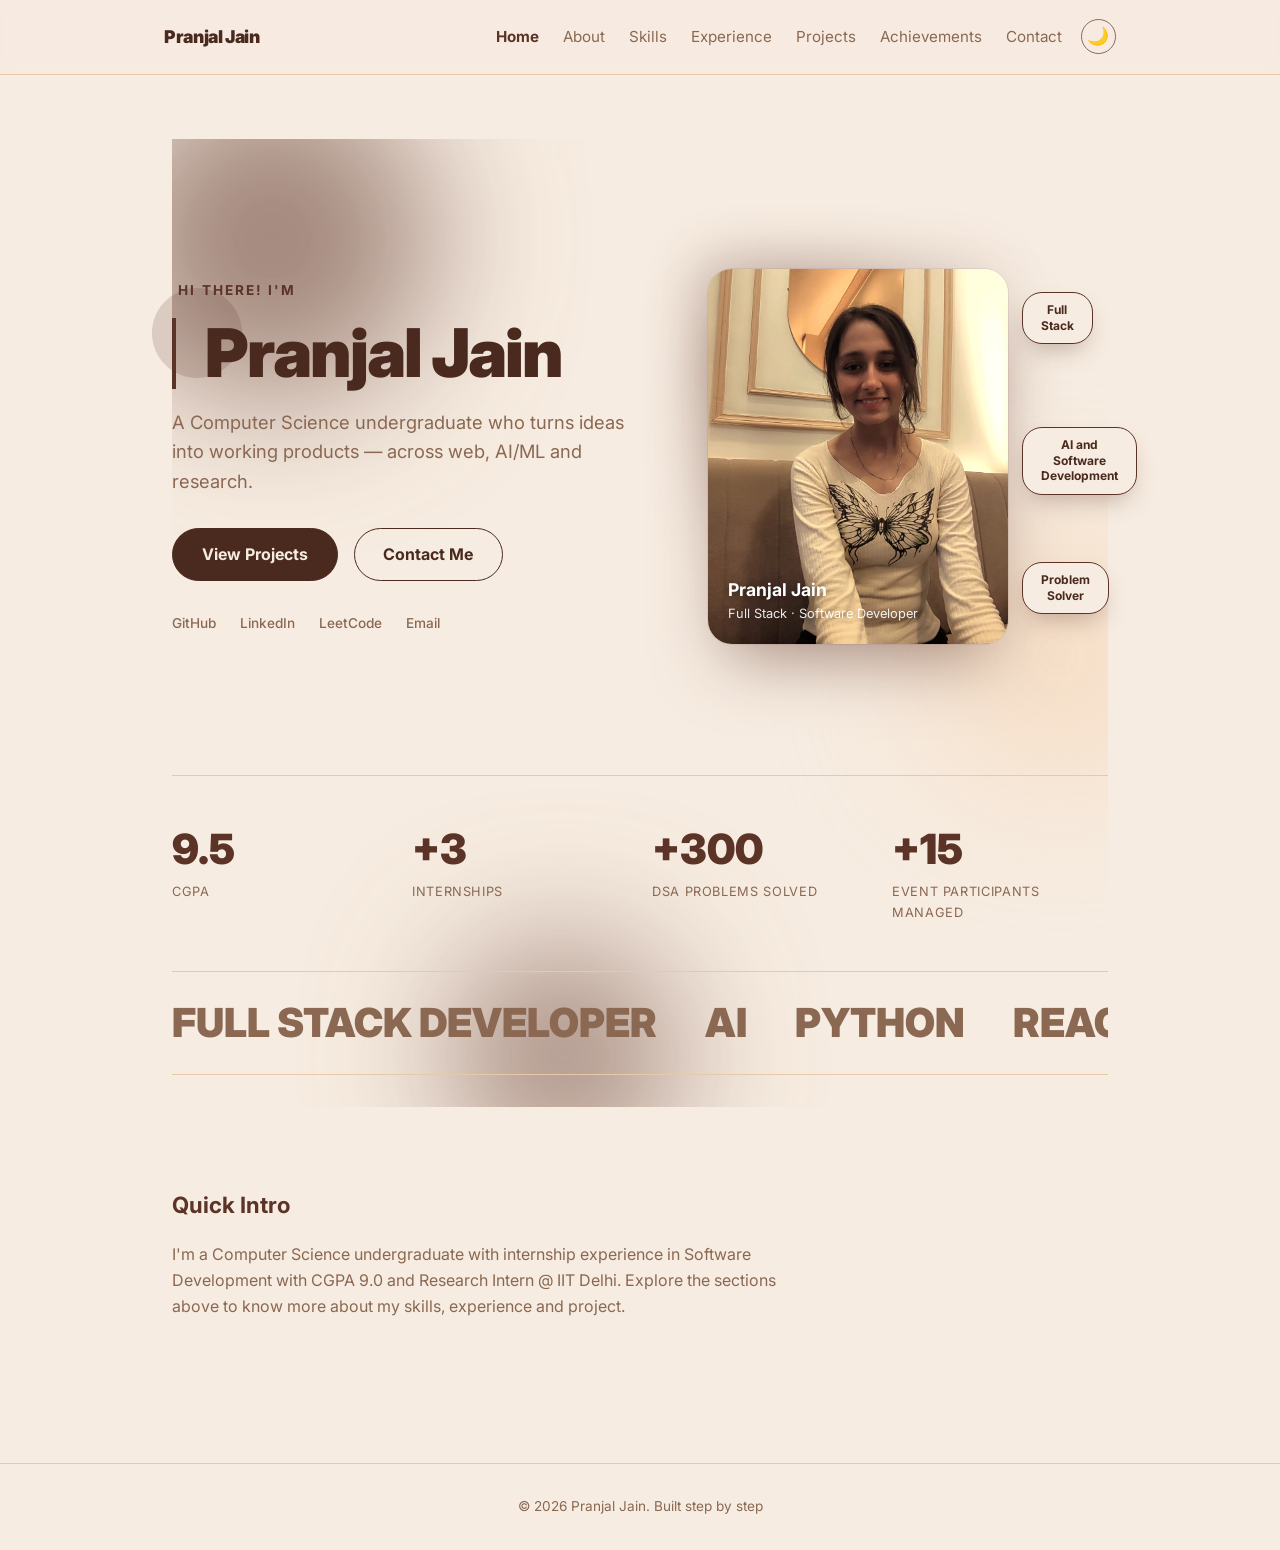
<file: index.html>
<!DOCTYPE html>
<html lang="en">
<head>
  <meta charset="UTF-8">
  <meta name="viewport" content="width=device-width, initial-scale=1.0">
  <title>Pranjal Jain | Portfolio</title>
  <link rel="preconnect" href="https://fonts.googleapis.com">
  <link rel="preconnect" href="https://fonts.gstatic.com" crossorigin>
  <link href="https://fonts.googleapis.com/css2?family=Inter:wght@400;500;700;900&display=swap" rel="stylesheet">
  <link rel="stylesheet" href="style.css">
</head>
<body>
  <header>
    <nav>
      <a href="index.html">Pranjal Jain</a>
      <div class="nav-right">
        <button class="theme-toggle" aria-label="Toggle dark mode">&#127769;</button>
        <button class="menu-toggle" aria-label="Toggle menu">&#9776;</button>
        <ul id="nav-links">
          <li><a href="index.html">Home</a></li>
          <li><a href="about.html">About</a></li>
          <li><a href="skills.html">Skills</a></li>
          <li><a href="experience.html">Experience</a></li>
          <li><a href="projects.html">Projects</a></li>
          <li><a href="achievements.html">Achievements</a></li>
          <li><a href="contact.html">Contact</a></li>
        </ul>
      </div>
    </nav>
  </header>

  <main>
    <section id="hero">
      <div class="blob-bg" aria-hidden="true">
        <span class="blob blob-1"></span>
        <span class="blob blob-2"></span>
        <span class="blob blob-3"></span>
      </div>

      <div class="hero-grid">
        <div class="hero-text">
          <span class="hero-eyebrow">Hi There! I'm</span>
          <h1>Pranjal Jain</h1>
          <p class="hero-tagline">A Computer Science undergraduate who turns ideas into working products &mdash; across web, AI/ML and research.</p>

          <div class="hero-actions">
            <a href="projects.html" class="btn-primary">View Projects</a>
            <a href="contact.html" class="btn-secondary">Contact Me</a>
          </div>

          <div class="hero-socials">
            <a href="https://github.com/pranjalprog">GitHub</a>
            <a href="https://www.linkedin.com/in/pranjal-jain-733801354/">LinkedIn</a>
            <a href="https://leetcode.com/u/pranjalprog/">LeetCode</a>
            <a href="mailto:pranjaljain19022005@gmail.com">Email</a>
          </div>
        </div>

        <div class="hero-photo-frame">
          <img src="Pranjal2.jpeg" alt="Photo of Pranjal Jain">
          <div class="photo-caption">
            <strong>Pranjal Jain</strong>
            <span>Full Stack &middot; Software Developer</span>
          </div>
          <span class="float-badge badge-1">Full Stack</span>
          <span class="float-badge badge-2">AI and Software Development</span>
          <span class="float-badge badge-3">Problem Solver</span>
        </div>
      </div>

      <div class="stats-row">
        <div class="stat">
          <span class="stat-number">9.5</span>
          <span class="stat-label">CGPA</span>
        </div>
        <div class="stat">
          <span class="stat-number">+3</span>
          <span class="stat-label">Internships</span>
        </div>
        <div class="stat">
          <span class="stat-number">+300</span>
          <span class="stat-label">DSA Problems Solved</span>
        </div>
        <div class="stat">
          <span class="stat-number">+15</span>
          <span class="stat-label">Event Participants Managed</span>
        </div>
      </div>

      <div class="marquee">
        <div class="marquee-track">
          <span>FULL STACK DEVELOPER</span>
          <span>AI</span>
          <span>PYTHON</span>
          <span>REACT</span>
          <span>NLP</span>
          <span>FULL STACK DEVELOPER</span>
          <span>AI / ML</span>
          <span>PYTHON</span>
          <span>REACT</span>
          <span>NLP</span>
        </div>
      </div>
    </section>

    <section id="intro">
      <h2>Quick Intro</h2>
      <p>
        I'm a Computer Science undergraduate with internship experience in
        Software Development with CGPA 9.0 and Research Intern @ IIT Delhi. Explore the
        sections above to know more about my skills, experience and project.
      </p>
    </section>
  </main>

  <footer>
    <p>&copy; 2026 Pranjal Jain. Built step by step</p>
  </footer>

  <script src="script.js"></script>
</body>
</html>
</file>
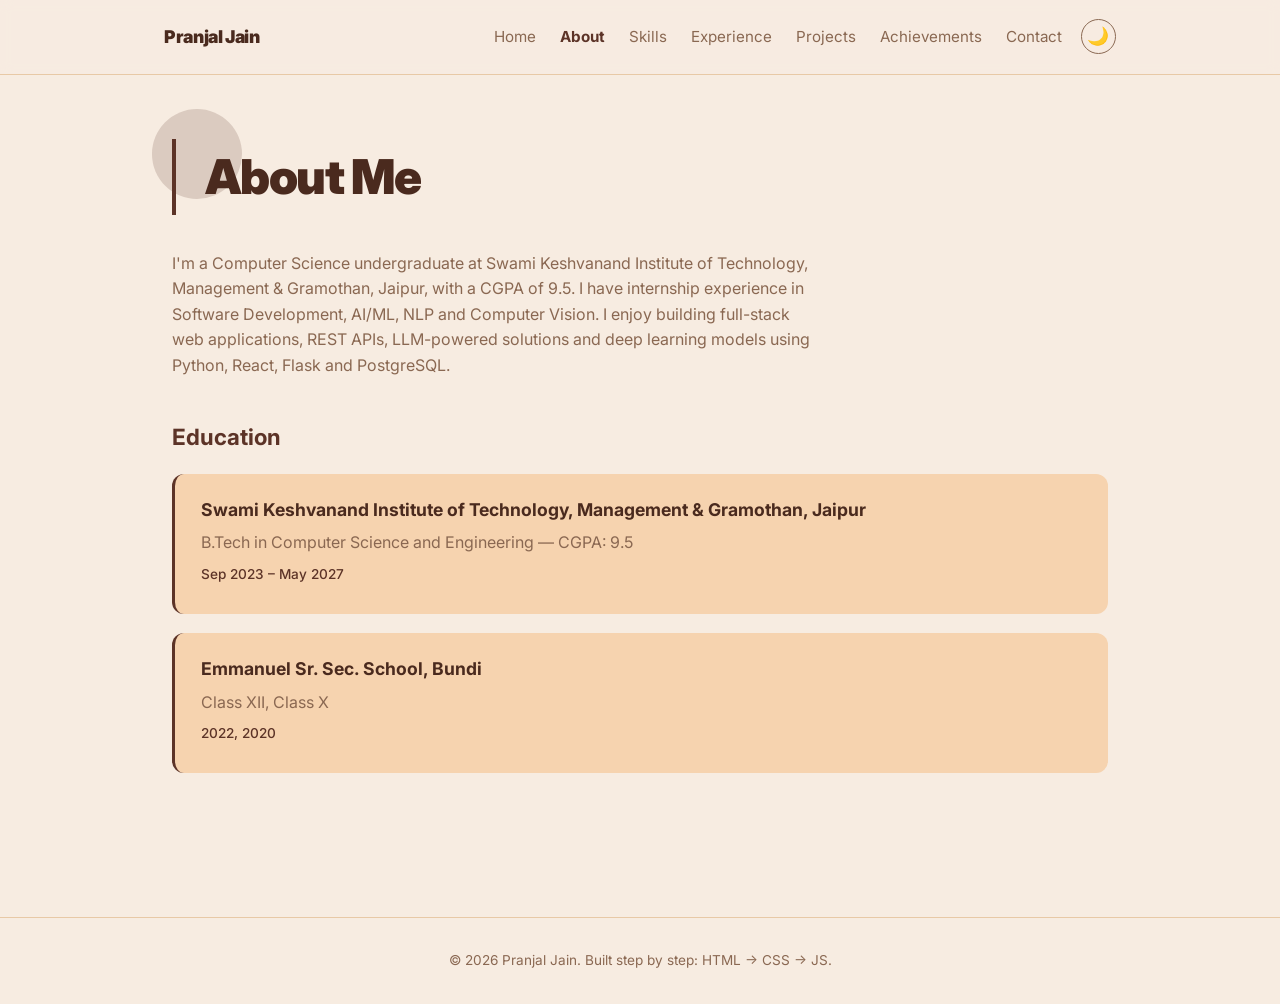
<file: about.html>
<!DOCTYPE html>
<html lang="en">
<head>
  <meta charset="UTF-8">
  <meta name="viewport" content="width=device-width, initial-scale=1.0">
  <title>About | Pranjal Jain</title>
  <link rel="preconnect" href="https://fonts.googleapis.com">
  <link rel="preconnect" href="https://fonts.gstatic.com" crossorigin>
  <link href="https://fonts.googleapis.com/css2?family=Inter:wght@400;500;700;900&display=swap" rel="stylesheet">
  <link rel="stylesheet" href="style.css">
</head>
<body>

  <header>
    <nav>
      <a href="index.html">Pranjal Jain</a>
      <div class="nav-right">
        <button class="theme-toggle" aria-label="Toggle dark mode">&#127769;</button>
        <button class="menu-toggle" aria-label="Toggle menu">&#9776;</button>
        <ul id="nav-links">
          <li><a href="index.html">Home</a></li>
          <li><a href="about.html">About</a></li>
          <li><a href="skills.html">Skills</a></li>
          <li><a href="experience.html">Experience</a></li>
          <li><a href="project.html">Projects</a></li>
          <li><a href="achievements.html">Achievements</a></li>
          <li><a href="contact.html">Contact</a></li>
        </ul>
      </div>
    </nav>
  </header>

  <main>
    <section id="about">
      <h1>About Me</h1>
      <p>
        I'm a Computer Science undergraduate at Swami Keshvanand Institute of
        Technology, Management &amp; Gramothan, Jaipur, with a CGPA of 9.5.
        I have internship experience in Software Development, AI/ML, NLP and
        Computer Vision. I enjoy building full-stack web applications, REST APIs,
        LLM-powered solutions and deep learning models using Python, React,
        Flask and PostgreSQL.
      </p>

      <h2>Education</h2>

      <article class="edu-card">
        <h3>Swami Keshvanand Institute of Technology, Management &amp; Gramothan, Jaipur</h3>
        <p>B.Tech in Computer Science and Engineering &mdash; CGPA: 9.5</p>
        <p><time>Sep 2023 – May 2027</time></p>
      </article>

      <article class="edu-card">
        <h3>Emmanuel Sr. Sec. School, Bundi</h3>
        <p>Class XII, Class X</p>
        <p><time>2022, 2020</time></p>
      </article>
    </section>
  </main>

  <footer>
    <p>&copy; 2026 Pranjal Jain. Built step by step: HTML &rarr; CSS &rarr; JS.</p>
  </footer>

  <script src="script.js"></script>
</body>
</html>
</file>
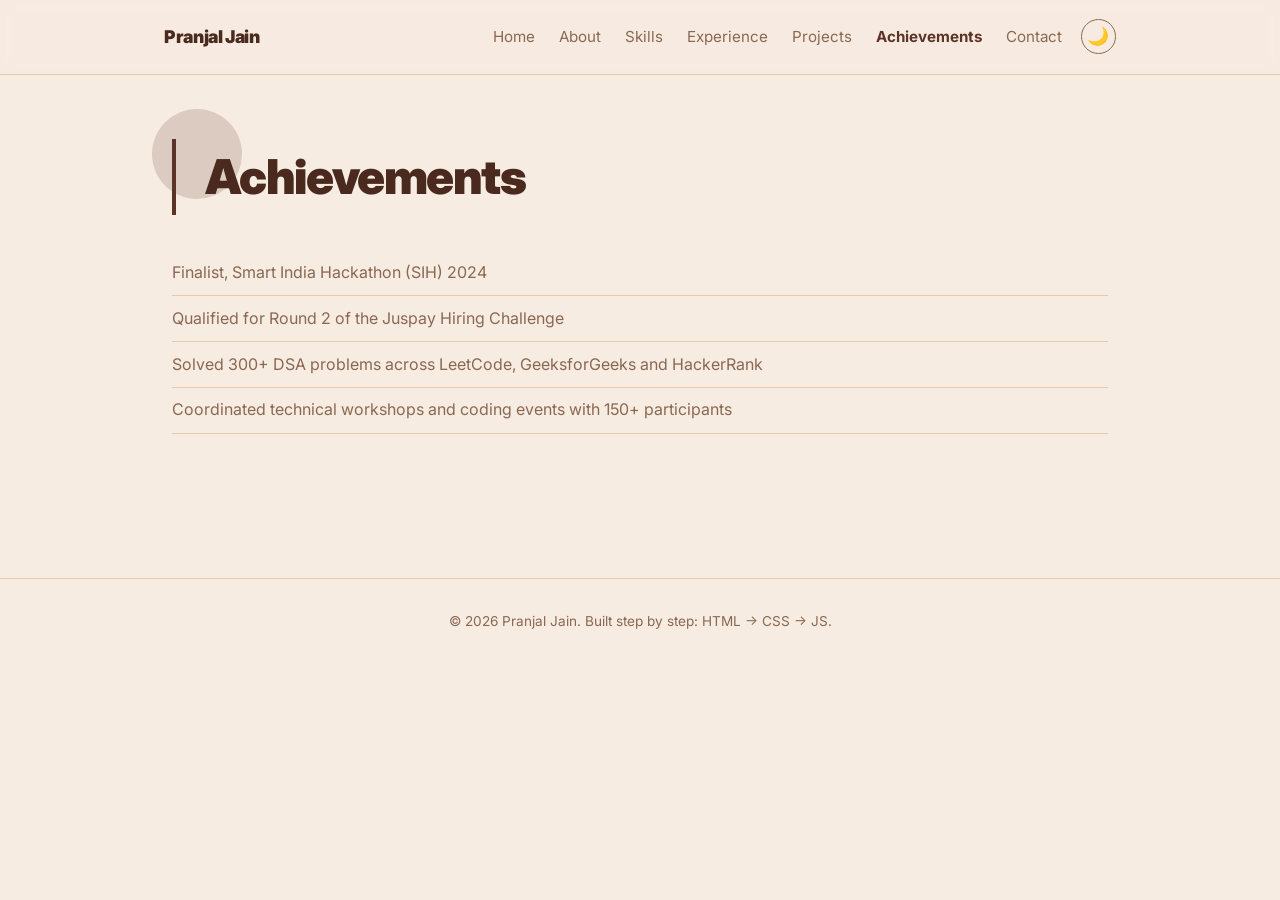
<file: achievements.html>
<!DOCTYPE html>
<html lang="en">
<head>
  <meta charset="UTF-8">
  <meta name="viewport" content="width=device-width, initial-scale=1.0">
  <title>Achievements | Pranjal Jain</title>
  <link rel="preconnect" href="https://fonts.googleapis.com">
  <link rel="preconnect" href="https://fonts.gstatic.com" crossorigin>
  <link href="https://fonts.googleapis.com/css2?family=Inter:wght@400;500;700;900&display=swap" rel="stylesheet">
  <link rel="stylesheet" href="style.css">
</head>
<body>

  <header>
    <nav>
      <a href="index.html">Pranjal Jain</a>
      <div class="nav-right">
        <button class="theme-toggle" aria-label="Toggle dark mode">&#127769;</button>
      <button class="menu-toggle" aria-label="Toggle menu">&#9776;</button>
      <ul id="nav-links">
        <li><a href="index.html">Home</a></li>
        <li><a href="about.html">About</a></li>
        <li><a href="skills.html">Skills</a></li>
        <li><a href="experience.html">Experience</a></li>
        <li><a href="project.html">Projects</a></li>
        <li><a href="achievements.html">Achievements</a></li>
        <li><a href="contact.html">Contact</a></li>
      </ul>
      </div>
    </nav>
  </header>

  <main>
    <section id="achievements">
      <h1>Achievements</h1>
      <ul>
        <li>Finalist, Smart India Hackathon (SIH) 2024</li>
        <li>Qualified for Round 2 of the Juspay Hiring Challenge</li>
        <li>Solved 300+ DSA problems across LeetCode, GeeksforGeeks and HackerRank</li>
        <li>Coordinated technical workshops and coding events with 150+ participants</li>
      </ul>
    </section>
  </main>

  <footer>
    <p>&copy; 2026 Pranjal Jain. Built step by step: HTML &rarr; CSS &rarr; JS.</p>
  </footer>

  <script src="script.js"></script>
</body>
</html>
</file>
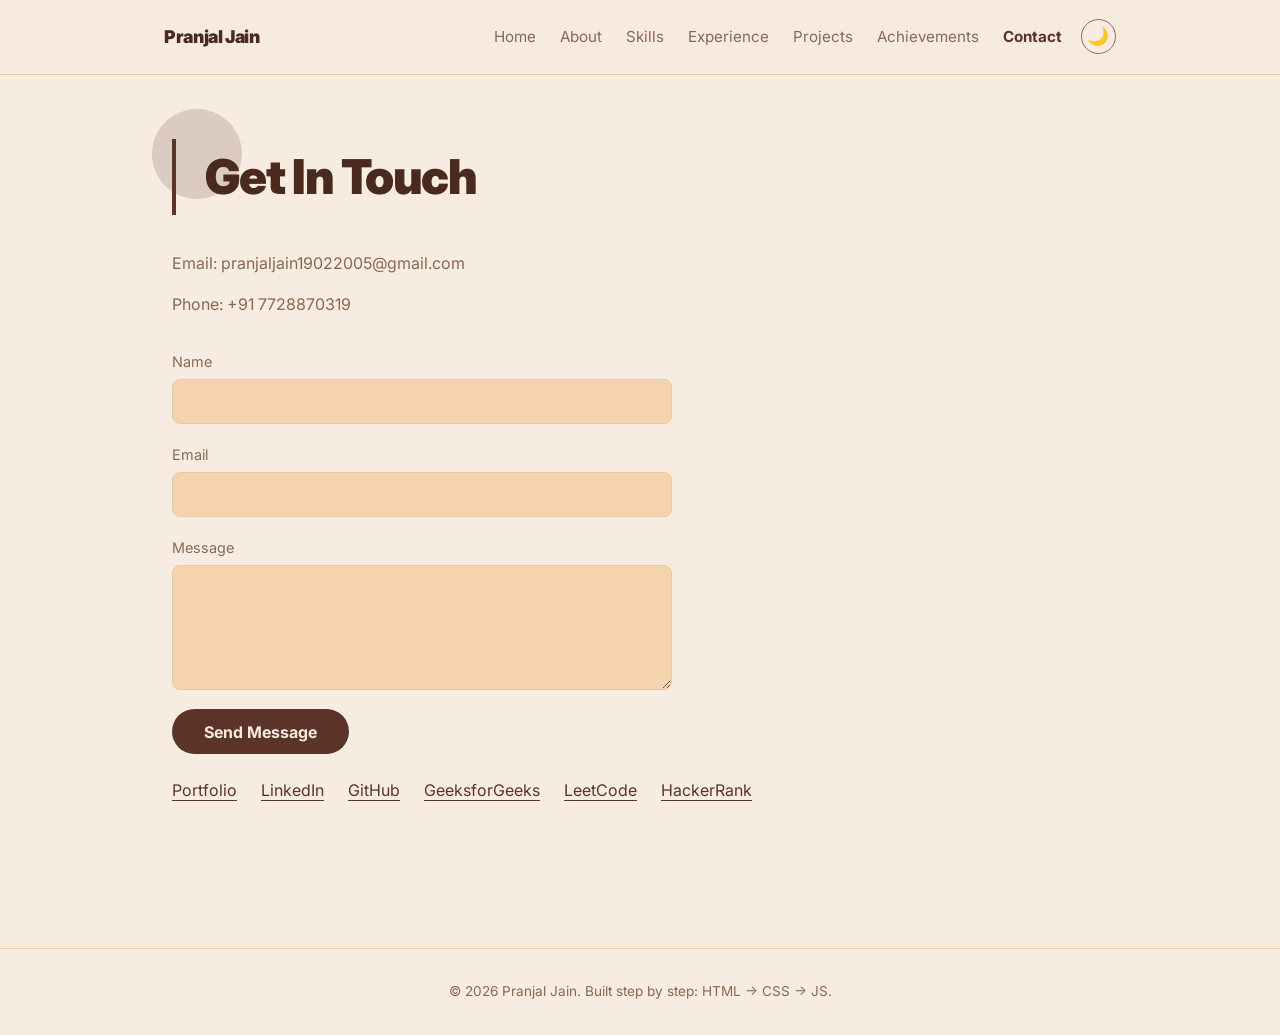
<file: contact.html>
<!DOCTYPE html>
<html lang="en">
<head>
  <meta charset="UTF-8">
  <meta name="viewport" content="width=device-width, initial-scale=1.0">
  <title>Contact | Pranjal Jain</title>
  <link rel="preconnect" href="https://fonts.googleapis.com">
  <link rel="preconnect" href="https://fonts.gstatic.com" crossorigin>
  <link href="https://fonts.googleapis.com/css2?family=Inter:wght@400;500;700;900&display=swap" rel="stylesheet">
  <link rel="stylesheet" href="style.css">
</head>
<body>

  <header>
    <nav>
      <a href="index.html">Pranjal Jain</a>
      <div class="nav-right">
        <button class="theme-toggle" aria-label="Toggle dark mode">&#127769;</button>
      <button class="menu-toggle" aria-label="Toggle menu">&#9776;</button>
      <ul id="nav-links">
        <li><a href="index.html">Home</a></li>
        <li><a href="about.html">About</a></li>
        <li><a href="skills.html">Skills</a></li>
        <li><a href="experience.html">Experience</a></li>
        <li><a href="project.html">Projects</a></li>
        <li><a href="achievements.html">Achievements</a></li>
        <li><a href="contact.html">Contact</a></li>
      </ul>
      </div>
    </nav>
  </header>

  <main>
    <section id="contact">
      <h1>Get In Touch</h1>
      <p>Email: <a href="mailto:pranjaljain19022005@gmail.com">pranjaljain19022005@gmail.com</a></p>
      <p>Phone: +91 7728870319</p>

      <!-- ============================
           CONTACT FORM (Formspree)
           - "action" mein apna Formspree URL daalo (form ID ke saath)
           - "method" POST hota hai kyunki hum data SEND kar rahe hain
           - Har input ka "name" attribute zaroori hai, Formspree isi
             naam se email mein data dikhata hai (jaise "Name: Pranjal")
      ============================ -->
      <form action="https://formspree.io/f/mkjnvwyp" method="POST">
        <div>
          <label for="name">Name</label>
          <input type="text" id="name" name="name" required>
        </div>

        <div>
          <label for="email">Email</label>
          <input type="email" id="email" name="email" required>
        </div>

        <div>
          <label for="message">Message</label>
          <textarea id="message" name="message" rows="5" required></textarea>
        </div>

        <!-- Ye hidden field Formspree ko batata hai submit ke baad
             kaha redirect karna hai (thanks page). Optional hai. -->
        <input type="hidden" name="_next" value="contact.html">

        <button type="submit">Send Message</button>
      </form>

      <ul>
        <li><a href="index.html">Portfolio</a></li>
        <li><a href="https://www.linkedin.com/in/pranjal-jain-733801354/">LinkedIn</a></li>
        <li><a href="https://github.com/pranjalprog">GitHub</a></li>
        <li><a href="https://www.geeksforgeeks.org/profile/b2311v0y">GeeksforGeeks</a></li>
        <li><a href="https://leetcode.com/u/pranjalprog/">LeetCode</a></li>
        <li><a href="https://www.hackerrank.com/profile/pranjaljain19021">HackerRank</a></li>
      </ul>
    </section>
  </main>

  <footer>
    <p>&copy; 2026 Pranjal Jain. Built step by step: HTML &rarr; CSS &rarr; JS.</p>
  </footer>

  <script src="script.js"></script>
</body>
</html>
</file>
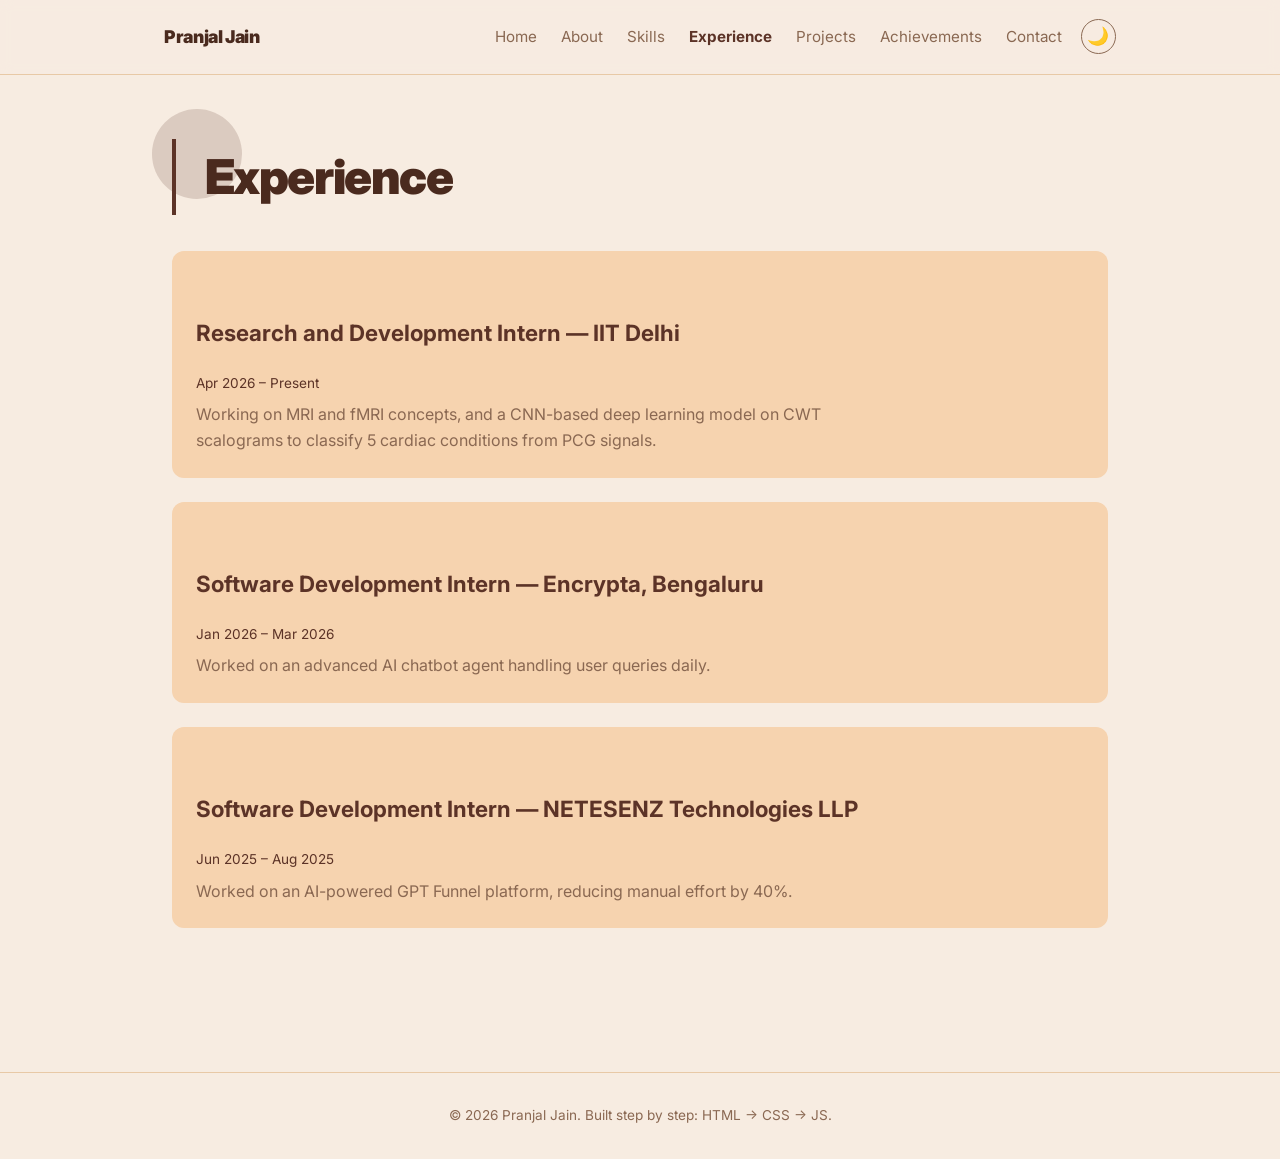
<file: experience.html>
<!DOCTYPE html>
<html lang="en">
<head>
  <meta charset="UTF-8">
  <meta name="viewport" content="width=device-width, initial-scale=1.0">
  <title>Experience | Pranjal Jain</title>
  <link rel="preconnect" href="https://fonts.googleapis.com">
  <link rel="preconnect" href="https://fonts.gstatic.com" crossorigin>
  <link href="https://fonts.googleapis.com/css2?family=Inter:wght@400;500;700;900&display=swap" rel="stylesheet">
  <link rel="stylesheet" href="style.css">
</head>
<body>

  <header>
    <nav>
      <a href="index.html">Pranjal Jain</a>
      <div class="nav-right">
        <button class="theme-toggle" aria-label="Toggle dark mode">&#127769;</button>
      <button class="menu-toggle" aria-label="Toggle menu">&#9776;</button>
      <ul id="nav-links">
        <li><a href="index.html">Home</a></li>
        <li><a href="about.html">About</a></li>
        <li><a href="skills.html">Skills</a></li>
        <li><a href="experience.html">Experience</a></li>
        <li><a href="project.html">Projects</a></li>
        <li><a href="achievements.html">Achievements</a></li>
        <li><a href="contact.html">Contact</a></li>
      </ul>
      </div>
    </nav>
  </header>

  <main>
    <section id="experience">
      <h1>Experience</h1>

      <article>
        <h2>Research and Development Intern &mdash; IIT Delhi</h2>
        <p><time>Apr 2026 – Present</time></p>
        <p>
          Working on MRI and fMRI concepts, and a CNN-based deep learning model
          on CWT scalograms to classify 5 cardiac conditions from PCG signals.
        </p>
      </article>

      <article>
        <h2>Software Development Intern &mdash; Encrypta, Bengaluru</h2>
        <p><time>Jan 2026 – Mar 2026</time></p>
        <p>Worked on an advanced AI chatbot agent handling user queries daily.</p>
      </article>

      <article>
        <h2>Software Development Intern &mdash; NETESENZ Technologies LLP</h2>
        <p><time>Jun 2025 – Aug 2025</time></p>
        <p>Worked on an AI-powered GPT Funnel platform, reducing manual effort by 40%.</p>
      </article>
    </section>
  </main>

  <footer>
    <p>&copy; 2026 Pranjal Jain. Built step by step: HTML &rarr; CSS &rarr; JS.</p>
  </footer>

  <script src="script.js"></script>
</body>
</html>
</file>
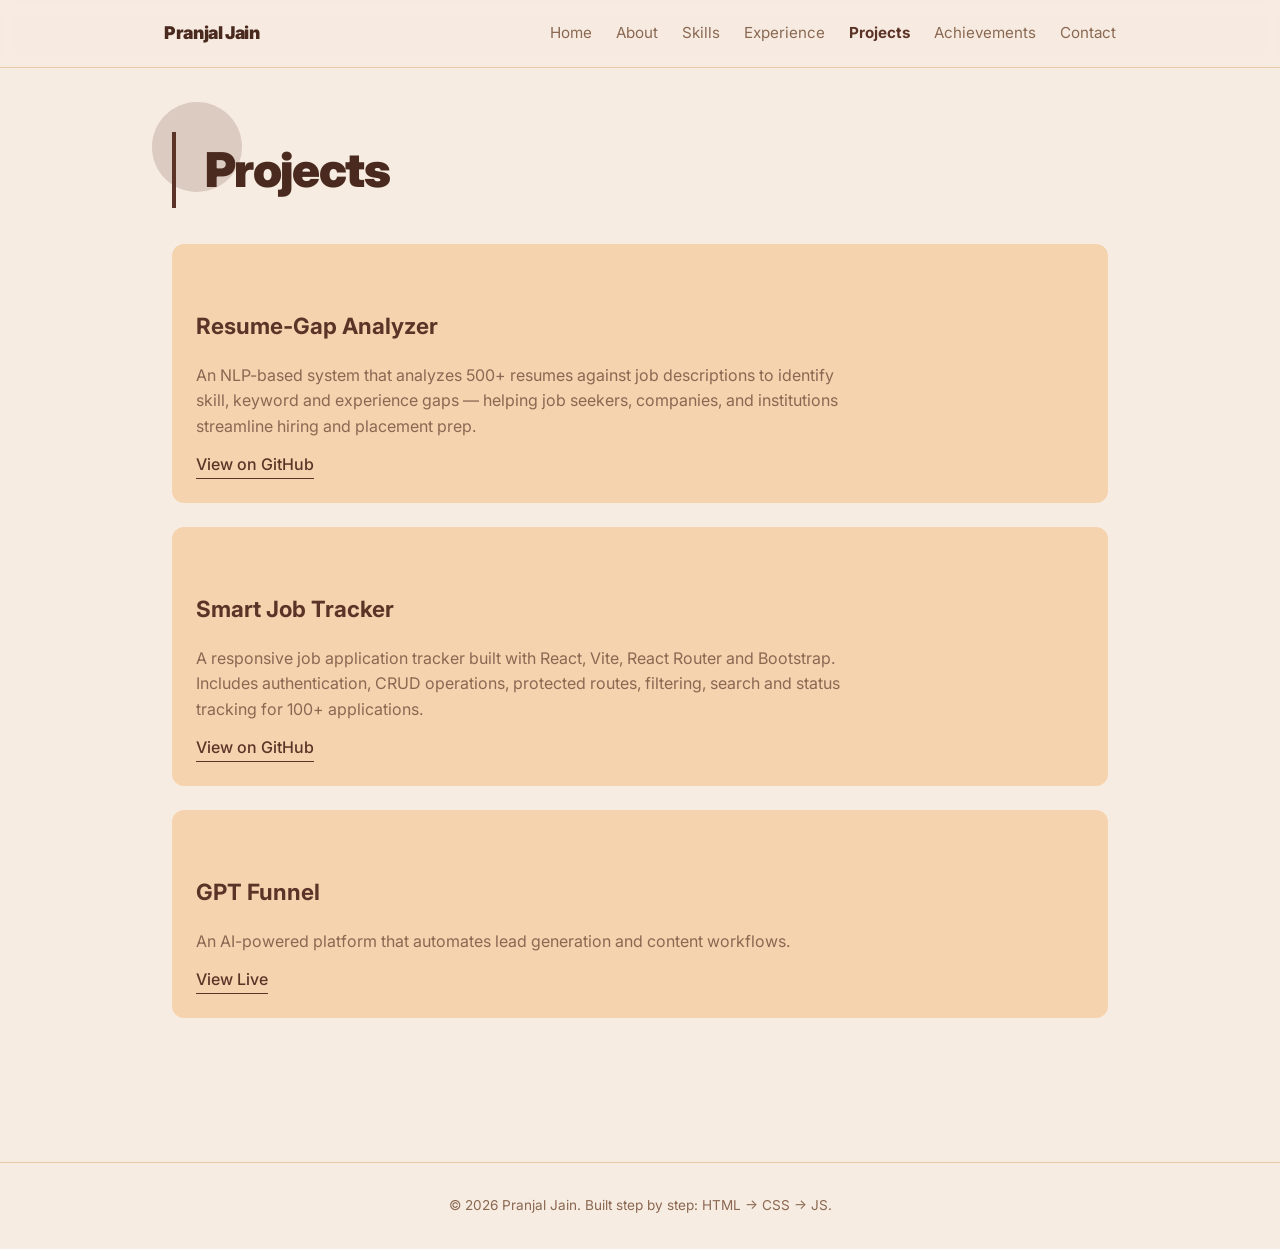
<file: project.html>
<!DOCTYPE html>
<html lang="en">
<head>
  <meta charset="UTF-8">
  <meta name="viewport" content="width=device-width, initial-scale=1.0">
  <title>Projects | Pranjal Jain</title>
  <link rel="preconnect" href="https://fonts.googleapis.com">
  <link rel="preconnect" href="https://fonts.gstatic.com" crossorigin>
  <link href="https://fonts.googleapis.com/css2?family=Inter:wght@400;500;700;900&display=swap" rel="stylesheet">
  <link rel="stylesheet" href="style.css">
</head>
<body>

  <header>
    <nav>
      <a href="index.html">Pranjal Jain</a>
      <button class="menu-toggle" aria-label="Toggle menu">&#9776;</button>
      <ul id="nav-links">
        <li><a href="index.html">Home</a></li>
        <li><a href="about.html">About</a></li>
        <li><a href="skills.html">Skills</a></li>
        <li><a href="experience.html">Experience</a></li>
        <li><a href="project.html">Projects</a></li>
        <li><a href="achievements.html">Achievements</a></li>
        <li><a href="contact.html">Contact</a></li>
      </ul>
    </nav>
  </header>

  <main>
    <section id="projects">
      <h1>Projects</h1>

      <article>
        <h2>Resume-Gap Analyzer</h2>
        <p>
          An NLP-based system that analyzes 500+ resumes against job descriptions
          to identify skill, keyword and experience gaps &mdash; helping job seekers,
          companies, and institutions streamline hiring and placement prep.
        </p>
        <a href="https://github.com/pranjalprog/resume_gap_analyser">View on GitHub</a>
      </article>

      <article>
        <h2>Smart Job Tracker</h2>
        <p>
          A responsive job application tracker built with React, Vite, React Router
          and Bootstrap. Includes authentication, CRUD operations, protected routes,
          filtering, search and status tracking for 100+ applications.
        </p>
        <a href="https://github.com/pranjalprog/Job_tracker">View on GitHub</a>
      </article>

      <article>
        <h2>GPT Funnel</h2>
        <p>
          An AI-powered platform that automates lead generation and content workflows.
        </p>
        <a href="https://www.gtmfunnels.ai/">View Live</a>
      </article>
    </section>
  </main>

  <footer>
    <p>&copy; 2026 Pranjal Jain. Built step by step: HTML &rarr; CSS &rarr; JS.</p>
  </footer>

  <script src="script.js"></script>
</body>
</html>
</file>
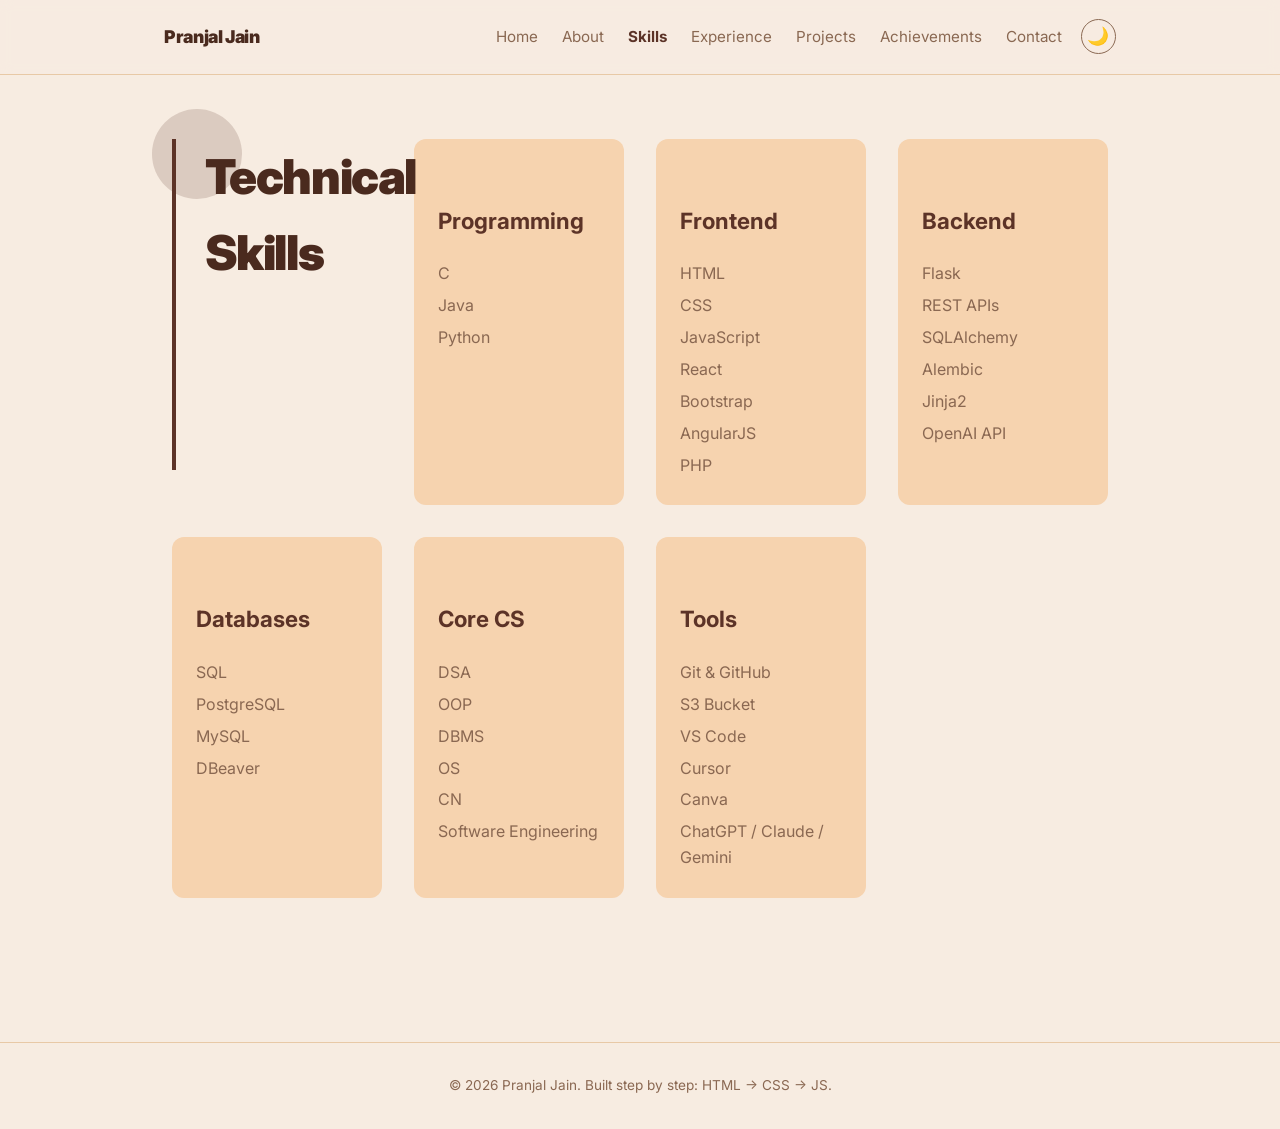
<file: skills.html>
<!DOCTYPE html>
<html lang="en">
<head>
  <meta charset="UTF-8">
  <meta name="viewport" content="width=device-width, initial-scale=1.0">
  <title>Skills | Pranjal Jain</title>
  <link rel="preconnect" href="https://fonts.googleapis.com">
  <link rel="preconnect" href="https://fonts.gstatic.com" crossorigin>
  <link href="https://fonts.googleapis.com/css2?family=Inter:wght@400;500;700;900&display=swap" rel="stylesheet">
  <link rel="stylesheet" href="style.css">
</head>
<body>

  <header>
    <nav>
      <a href="index.html">Pranjal Jain</a>
      <div class="nav-right">
        <button class="theme-toggle" aria-label="Toggle dark mode">&#127769;</button>
      <button class="menu-toggle" aria-label="Toggle menu">&#9776;</button>
      <ul id="nav-links">
        <li><a href="index.html">Home</a></li>
        <li><a href="about.html">About</a></li>
        <li><a href="skills.html">Skills</a></li>
        <li><a href="experience.html">Experience</a></li>
        <li><a href="project.html">Projects</a></li>
        <li><a href="achievements.html">Achievements</a></li>
        <li><a href="contact.html">Contact</a></li>
      </ul>
      </div>
    </nav>
  </header>

  <main>
    <section id="skills">
      <h1>Technical Skills</h1>

      <div>
        <h2>Programming</h2>
        <ul>
          <li>C</li>
          <li>Java</li>
          <li>Python</li>
        </ul>
      </div>

      <div>
        <h2>Frontend</h2>
        <ul>
          <li>HTML</li>
          <li>CSS</li>
          <li>JavaScript</li>
          <li>React</li>
          <li>Bootstrap</li>
          <li>AngularJS</li>
          <li>PHP</li>
        </ul>
      </div>

      <div>
        <h2>Backend</h2>
        <ul>
          <li>Flask</li>
          <li>REST APIs</li>
          <li>SQLAlchemy</li>
          <li>Alembic</li>
          <li>Jinja2</li>
          <li>OpenAI API</li>
        </ul>
      </div>

      <div>
        <h2>Databases</h2>
        <ul>
          <li>SQL</li>
          <li>PostgreSQL</li>
          <li>MySQL</li>
          <li>DBeaver</li>
        </ul>
      </div>

      <div>
        <h2>Core CS</h2>
        <ul>
          <li>DSA</li>
          <li>OOP</li>
          <li>DBMS</li>
          <li>OS</li>
          <li>CN</li>
          <li>Software Engineering</li>
        </ul>
      </div>

      <div>
        <h2>Tools</h2>
        <ul>
          <li>Git &amp; GitHub</li>
          <li>S3 Bucket</li>
          <li>VS Code</li>
          <li>Cursor</li>
          <li>Canva</li>
          <li>ChatGPT / Claude / Gemini</li>
        </ul>
      </div>
    </section>
  </main>

  <footer>
    <p>&copy; 2026 Pranjal Jain. Built step by step: HTML &rarr; CSS &rarr; JS.</p>
  </footer>

  <script src="script.js"></script>
</body>
</html>
</file>
<file: style.css>
:root {
  --color-bg: #f7ece1;
  --color-bg-alt: #f6d3af;
  --color-text: #4a2a1e;
  --color-muted: #8a6852;
  --color-accent: #5c3327;
  --font-main: 'Inter', system-ui, sans-serif;
  --max-width: 1000px;
}


[data-theme="dark"] {
  --color-bg: #1c1512;
  --color-bg-alt: #2a201b;
  --color-text: #f3e9df;
  --color-muted: #b39a89;
  --color-accent: #e0a877;
}


* {
  margin: 0;
  padding: 0;
  box-sizing: border-box; /* padding/border width ke andar count hoga, bahar nahi */
}

body {
  font-family: var(--font-main);
  background-color: var(--color-bg);
  color: var(--color-text);
  line-height: 1.6;
  transition: background-color 0.3s ease, color 0.3s ease;
}

a {
  color: inherit;
  text-decoration: none;
}

ul {
  list-style: none;
}

img {
  max-width: 100%;
  display: block;
}


header {
  position: sticky;
  top: 0;
  background-color: rgba(247, 236, 225, 0.9);
  backdrop-filter: blur(6px);
  border-bottom: 1px solid #e8c9a6;
  z-index: 10;
}

nav {
  max-width: var(--max-width);
  margin: 0 auto;
  padding: 1.2rem 1.5rem;
  display: flex;
  justify-content: space-between;
  align-items: center;
  flex-wrap: wrap;
  gap: 1rem;
}

nav > a {
  font-weight: 900;
  font-size: 1.1rem;
  letter-spacing: -0.02em;
}

nav ul {
  display: flex;
  gap: 1.5rem;
  flex-wrap: wrap;
}

.nav-right {
  display: flex;
  align-items: center;
  gap: 1.2rem;
  flex-wrap: wrap;
}

.nav-right ul {
  order: 1;
}

.nav-right .theme-toggle {
  order: 2;
}

.nav-right .menu-toggle {
  order: 3;
}

nav ul li a {
  font-size: 0.95rem;
  color: var(--color-muted);
  transition: color 0.2s ease;
}

nav ul li a:hover {
  color: var(--color-accent);
}


main {
  max-width: var(--max-width);
  margin: 0 auto;
  padding: 4rem 2rem;
}

section {
  margin-bottom: 5rem;
}

section h1 {
  font-size: clamp(2rem, 5vw, 3rem);
  font-weight: 900;
  letter-spacing: -0.03em;
  margin-bottom: 2.2rem;
  padding-left: 1.8rem;
  border-left: 4px solid var(--color-accent);
}

section h2 {
  font-size: 1.4rem;
  font-weight: 700;
  margin-top: 2.5rem;
  margin-bottom: 1.2rem;
  color: var(--color-accent);
}

section h3 {
  font-size: 1.1rem;
  font-weight: 700;
  margin-bottom: 0.4rem;
}

section > p {
  margin-bottom: 1rem;
}

section p {
  color: var(--color-muted);
  max-width: 65ch; /* lambi lines padhne mein mushkil hoti hain, isliye limit */
}


#hero {
  position: relative;
  padding: 3rem 0 2rem;
}


.blob-bg {
  position: absolute;
  inset: 0;
  z-index: 0;
  overflow: hidden;
  pointer-events: none;
}

.blob {
  position: absolute;
  border-radius: 50%;
  filter: blur(70px);
  opacity: 0.55;
  mix-blend-mode: multiply;
}

[data-theme="dark"] .blob {
  opacity: 0.35;
  mix-blend-mode: screen;
}

.blob-1 {
  width: 320px;
  height: 320px;
  top: -60px;
  left: -60px;
  background: var(--color-accent);
  animation: blob-float-1 14s ease-in-out infinite;
}

.blob-2 {
  width: 260px;
  height: 260px;
  top: 40%;
  right: -80px;
  background: var(--color-bg-alt);
  animation: blob-float-2 18s ease-in-out infinite;
}

.blob-3 {
  width: 220px;
  height: 220px;
  bottom: -60px;
  left: 30%;
  background: var(--color-accent);
  animation: blob-float-3 16s ease-in-out infinite;
}

@keyframes blob-float-1 {
  0%, 100% { transform: translate(0, 0) scale(1); }
  50%      { transform: translate(60px, 40px) scale(1.15); }
}

@keyframes blob-float-2 {
  0%, 100% { transform: translate(0, 0) scale(1); }
  50%      { transform: translate(-50px, -30px) scale(1.1); }
}

@keyframes blob-float-3 {
  0%, 100% { transform: translate(0, 0) scale(1); }
  50%      { transform: translate(40px, -50px) scale(1.2); }
}

@media (prefers-reduced-motion: reduce) {
  .blob {
    animation: none;
  }
}


.hero-grid {
  position: relative;
  z-index: 1;
  display: grid;
  grid-template-columns: 1.1fr 0.9fr;
  gap: 3rem;
  align-items: center;
  min-height: 60vh;
}

.hero-eyebrow {
  display: inline-block;
  font-size: 0.85rem;
  font-weight: 700;
  letter-spacing: 0.15em;
  text-transform: uppercase;
  color: var(--color-accent);
  margin-bottom: 1rem;
  padding-left: 0.4rem;
}

.hero-text h1 {
  font-size: clamp(2.5rem, 6vw, 4.2rem);
  font-weight: 900;
  letter-spacing: -0.03em;
  line-height: 1.05;
  margin-bottom: 1.2rem;
}

.hero-tagline {
  color: var(--color-muted);
  font-size: 1.15rem;
  max-width: 42ch;
  margin-bottom: 2rem;
}

.hero-actions {
  display: flex;
  gap: 1rem;
  flex-wrap: wrap;
  margin-bottom: 2rem;
}

.btn-primary,
.btn-secondary {
  padding: 0.8rem 1.8rem;
  border-radius: 30px;
  font-weight: 700;
  border: 1px solid var(--color-text);
  transition: transform 0.2s ease, background-color 0.2s ease, color 0.2s ease;
}

.btn-primary {
  background-color: var(--color-text);
  color: var(--color-bg);
}

.btn-secondary {
  background-color: transparent;
  color: var(--color-text);
}

.btn-primary:hover,
.btn-secondary:hover {
  transform: translateY(-3px);
}

.hero-socials {
  display: flex;
  gap: 1.5rem;
  flex-wrap: wrap;
}

.hero-socials a {
  font-size: 0.85rem;
  font-weight: 500;
  color: var(--color-muted);
  border-bottom: 1px solid transparent;
  transition: color 0.2s ease, border-color 0.2s ease;
}

.hero-socials a:hover {
  color: var(--color-accent);
  border-color: var(--color-accent);
}


.hero-photo-frame {
  position: relative;
  width: 100%;
  max-width: 300px;
  margin: 0 auto 0 0;
}

.hero-photo-frame img {
  width: 100%;
  aspect-ratio: 4 / 5;
  object-fit: cover;
  border-radius: 24px;
  filter: grayscale(0.1) contrast(1.08) saturate(1.05);
  box-shadow: 0 30px 70px -20px rgba(92, 51, 39, 0.55), 0 0 0 1px rgba(92, 51, 39, 0.08);
  transition: transform 0.4s ease;
}

.hero-photo-frame:hover img {
  transform: scale(1.02) rotate(-1deg);
}

.hero-photo-frame::after {
  content: "";
  position: absolute;
  inset: -18px;
  border-radius: 32px;
  background: radial-gradient(circle at 30% 20%, var(--color-accent), transparent 60%);
  opacity: 0.35;
  filter: blur(24px);
  z-index: -1;
  animation: glow-pulse 5s ease-in-out infinite;
}

@keyframes glow-pulse {
  0%, 100% { opacity: 0.25; transform: scale(1); }
  50%      { opacity: 0.45; transform: scale(1.08); }
}

.photo-caption {
  position: absolute;
  left: 1.2rem;
  bottom: 1.2rem;
  display: flex;
  flex-direction: column;
  color: #fff;
  text-shadow: 0 2px 10px rgba(0, 0, 0, 0.5);
}

.photo-caption strong {
  font-size: 1.1rem;
}

.photo-caption span {
  font-size: 0.8rem;
  opacity: 0.9;
}

.float-badge {
  position: absolute;
  z-index: 2;
  background-color: var(--color-bg);
  color: var(--color-text);
  font-size: 0.75rem;
  font-weight: 700;
  padding: 0.6rem 1.1rem;
  line-height: 1.3;
  border-radius: 20px;
  box-shadow: 0 12px 24px -8px rgba(92, 51, 39, 0.35);
  border: 1px solid var(--color-accent);
  white-space: normal;
  max-width: 150px;
  text-align: center;
}

.badge-1 {
  top: 6%;
  left: 100%;
  right: auto;
  margin-left: 14px;
  animation: float-a 4s ease-in-out infinite;
}

.badge-2 {
  top: 42%;
  left: 100%;
  right: auto;
  margin-left: 14px;
  animation: float-b 5s ease-in-out infinite;
}

.badge-3 {
  bottom: 8%;
  left: 100%;
  right: auto;
  margin-left: 14px;
  animation: float-c 4.5s ease-in-out infinite;
}

@keyframes float-a {
  0%, 100% { transform: translateY(0) rotate(-4deg); }
  50%      { transform: translateY(-12px) rotate(-2deg); }
}

@keyframes float-b {
  0%, 100% { transform: translateY(0) rotate(3deg); }
  50%      { transform: translateY(14px) rotate(5deg); }
}

@keyframes float-c {
  0%, 100% { transform: translateY(0) rotate(-2deg); }
  50%      { transform: translateY(-10px) rotate(-5deg); }
}

@media (max-width: 600px) {
  .float-badge {
    display: none;
  }
}

@media (prefers-reduced-motion: reduce) {
  .float-badge,
  .hero-photo-frame::after {
    animation: none;
  }
}

/* ==========================================================
   STATS ROW (Sawad ke "+12 Years / +46 Projects" jaisa)
   ========================================================== */
.stats-row {
  position: relative;
  z-index: 1;
  display: grid;
  grid-template-columns: repeat(4, 1fr);
  gap: 1.5rem;
  margin-top: 3rem;
  padding-top: 2.5rem;
  border-top: 1px solid #e8c9a6;
}

.stat {
  display: flex;
  flex-direction: column;
}

.stat-number {
  font-size: clamp(1.8rem, 4vw, 2.6rem);
  font-weight: 900;
  color: var(--color-accent);
}

.stat-label {
  font-size: 0.8rem;
  color: var(--color-muted);
  text-transform: uppercase;
  letter-spacing: 0.05em;
}


.marquee {
  position: relative;
  z-index: 1;
  overflow: hidden;
  margin-top: 3rem;
  border-top: 1px solid #e8c9a6;
  border-bottom: 1px solid #e8c9a6;
  padding: 1.2rem 0;
}

.marquee-track {
  display: flex;
  gap: 3rem;
  width: max-content;
  animation: marquee-scroll 22s linear infinite;
}

.marquee-track span {
  font-size: clamp(1.5rem, 4vw, 2.5rem);
  font-weight: 900;
  color: var(--color-muted);
  white-space: nowrap;
}

@keyframes marquee-scroll {
  from { transform: translateX(0); }
  to   { transform: translateX(-50%); }
}

@media (prefers-reduced-motion: reduce) {
  .marquee-track {
    animation: none;
  }
}

@media (max-width: 900px) {
  .hero-grid {
    grid-template-columns: 1fr;
    text-align: center;
    min-height: auto;
  }

  .hero-text {
    order: 2;
  }

  .hero-photo-frame {
    order: 1;
    margin: 0 auto;
  }

  .hero-tagline {
    margin-left: auto;
    margin-right: auto;
  }

  .hero-actions,
  .hero-socials {
    justify-content: center;
  }

  .stats-row {
    grid-template-columns: repeat(2, 1fr);
  }
}

section h1 {
  position: relative;
}

section h1::after {
  content: "";
  position: absolute;
  top: -30px;
  left: -24px;
  width: 90px;
  height: 90px;
  border-radius: 50%;
  background: var(--color-accent);
  opacity: 0.18;
  z-index: -1;
  animation: circle-pulse 6s ease-in-out infinite;
}

@keyframes circle-pulse {
  0%, 100% { transform: scale(1); opacity: 0.14; }
  50%      { transform: scale(1.3); opacity: 0.24; }
}

@media (prefers-reduced-motion: reduce) {
  section h1::after {
    animation: none;
  }
}


#skills {
  display: grid;
  grid-template-columns: repeat(auto-fit, minmax(200px, 1fr));
  gap: 2rem;
}

#skills > div {
  background-color: var(--color-bg-alt);
  padding: 1.5rem;
  border-radius: 12px;
}

#skills ul li {
  color: var(--color-muted);
  padding: 0.2rem 0;
}


#experience article,
#projects article {
  background-color: var(--color-bg-alt);
  padding: 1.5rem;
  border-radius: 12px;
  margin-bottom: 1.5rem;
}

.edu-card {
  background-color: var(--color-bg-alt);
  padding: 1.4rem 1.6rem;
  border-radius: 12px;
  border-left: 3px solid var(--color-accent);
  margin-bottom: 1.2rem;
}

.edu-card p {
  margin-bottom: 0.3rem;
}

.edu-card time {
  font-size: 0.85rem;
  color: var(--color-accent);
  font-weight: 500;
}

#experience article time,
#projects article time {
  display: inline-block;
  font-size: 0.85rem;
  color: var(--color-accent);
  margin-bottom: 0.5rem;
}

#projects article a {
  display: inline-block;
  margin-top: 0.8rem;
  color: var(--color-accent);
  font-weight: 500;
  border-bottom: 1px solid var(--color-accent);
}


#achievements ul li {
  padding: 0.6rem 0;
  border-bottom: 1px solid #e8c9a6;
  color: var(--color-muted);
}


#contact ul {
  display: flex;
  gap: 1.5rem;
  flex-wrap: wrap;
  margin-top: 1.5rem;
}

#contact ul li a {
  color: var(--color-accent);
  border-bottom: 1px solid var(--color-accent);
}


#contact form {
  max-width: 500px;
  margin-top: 2rem;
  display: flex;
  flex-direction: column;
  gap: 1.2rem;
}

#contact form div {
  display: flex;
  flex-direction: column;
  gap: 0.4rem;
}

#contact form label {
  font-size: 0.9rem;
  color: var(--color-muted);
}

#contact form input,
#contact form textarea {
  font-family: var(--font-main);
  font-size: 1rem;
  padding: 0.7rem 0.9rem;
  border: 1px solid #e8c9a6;
  border-radius: 8px;
  background-color: var(--color-bg-alt);
  color: var(--color-text);
}

#contact form input:focus,
#contact form textarea:focus {
  outline: none;
  border-color: var(--color-accent);
}

#contact form button {
  align-self: flex-start;
  padding: 0.8rem 2rem;
  background-color: var(--color-accent);
  color: var(--color-bg);
  border: none;
  border-radius: 30px;
  font-family: var(--font-main);
  font-weight: 700;
  font-size: 1rem;
  cursor: pointer;
  transition: opacity 0.2s ease;
}

#contact form button:hover {
  opacity: 0.85;
}


footer {
  text-align: center;
  padding: 2rem 1.5rem;
  color: var(--color-muted);
  font-size: 0.85rem;
  border-top: 1px solid #e8c9a6;
}




@media (max-width: 768px) {
  nav {
    padding: 1rem;
  }

  nav ul {
    gap: 1rem;
  }

  main {
    padding: 3rem 1.2rem;
  }

  section {
    margin-bottom: 3.5rem;
  }

  #skills {
    grid-template-columns: repeat(auto-fit, minmax(150px, 1fr));
    gap: 1.2rem;
  }
}


@media (max-width: 480px) {
  nav {
    flex-direction: column;   
    align-items: flex-start;
    gap: 0.8rem;
  }

  nav ul {
    width: 100%;
    justify-content: space-between;
    gap: 0.6rem;
    font-size: 0.85rem;
  }

  .hero-photo-frame {
    max-width: 220px;
  }

  .stats-row {
    text-align: center;
  }

  .stat {
    align-items: center;
  }

  #skills {
    grid-template-columns: 1fr;  
  }

  #contact ul {
    flex-direction: column;
    gap: 0.8rem;
  }

  .menu-toggle {
    display: block;
  }

  #nav-links {
    display: none;
    flex-direction: column;
    width: 100%;
  }

  #nav-links.open {
    display: flex;
  }
}


.menu-toggle {
  display: none;
  background: none;
  border: none;
  font-size: 1.5rem;
  color: var(--color-text);
  cursor: pointer;
}

.theme-toggle {
  background: none;
  border: 1px solid var(--color-muted);
  border-radius: 50%;
  width: 2.2rem;
  height: 2.2rem;
  font-size: 1.1rem;
  cursor: pointer;
  display: flex;
  align-items: center;
  justify-content: center;
  transition: border-color 0.2s ease;
}

.theme-toggle:hover {
  border-color: var(--color-accent);
}


#nav-links a.active {
  color: var(--color-accent);
  font-weight: 700;
}


.reveal {
  opacity: 0;
  transform: translateY(24px);
  transition: opacity 0.6s ease, transform 0.6s ease;
}

.reveal.visible {
  opacity: 1;
  transform: translateY(0);
}
</file>
